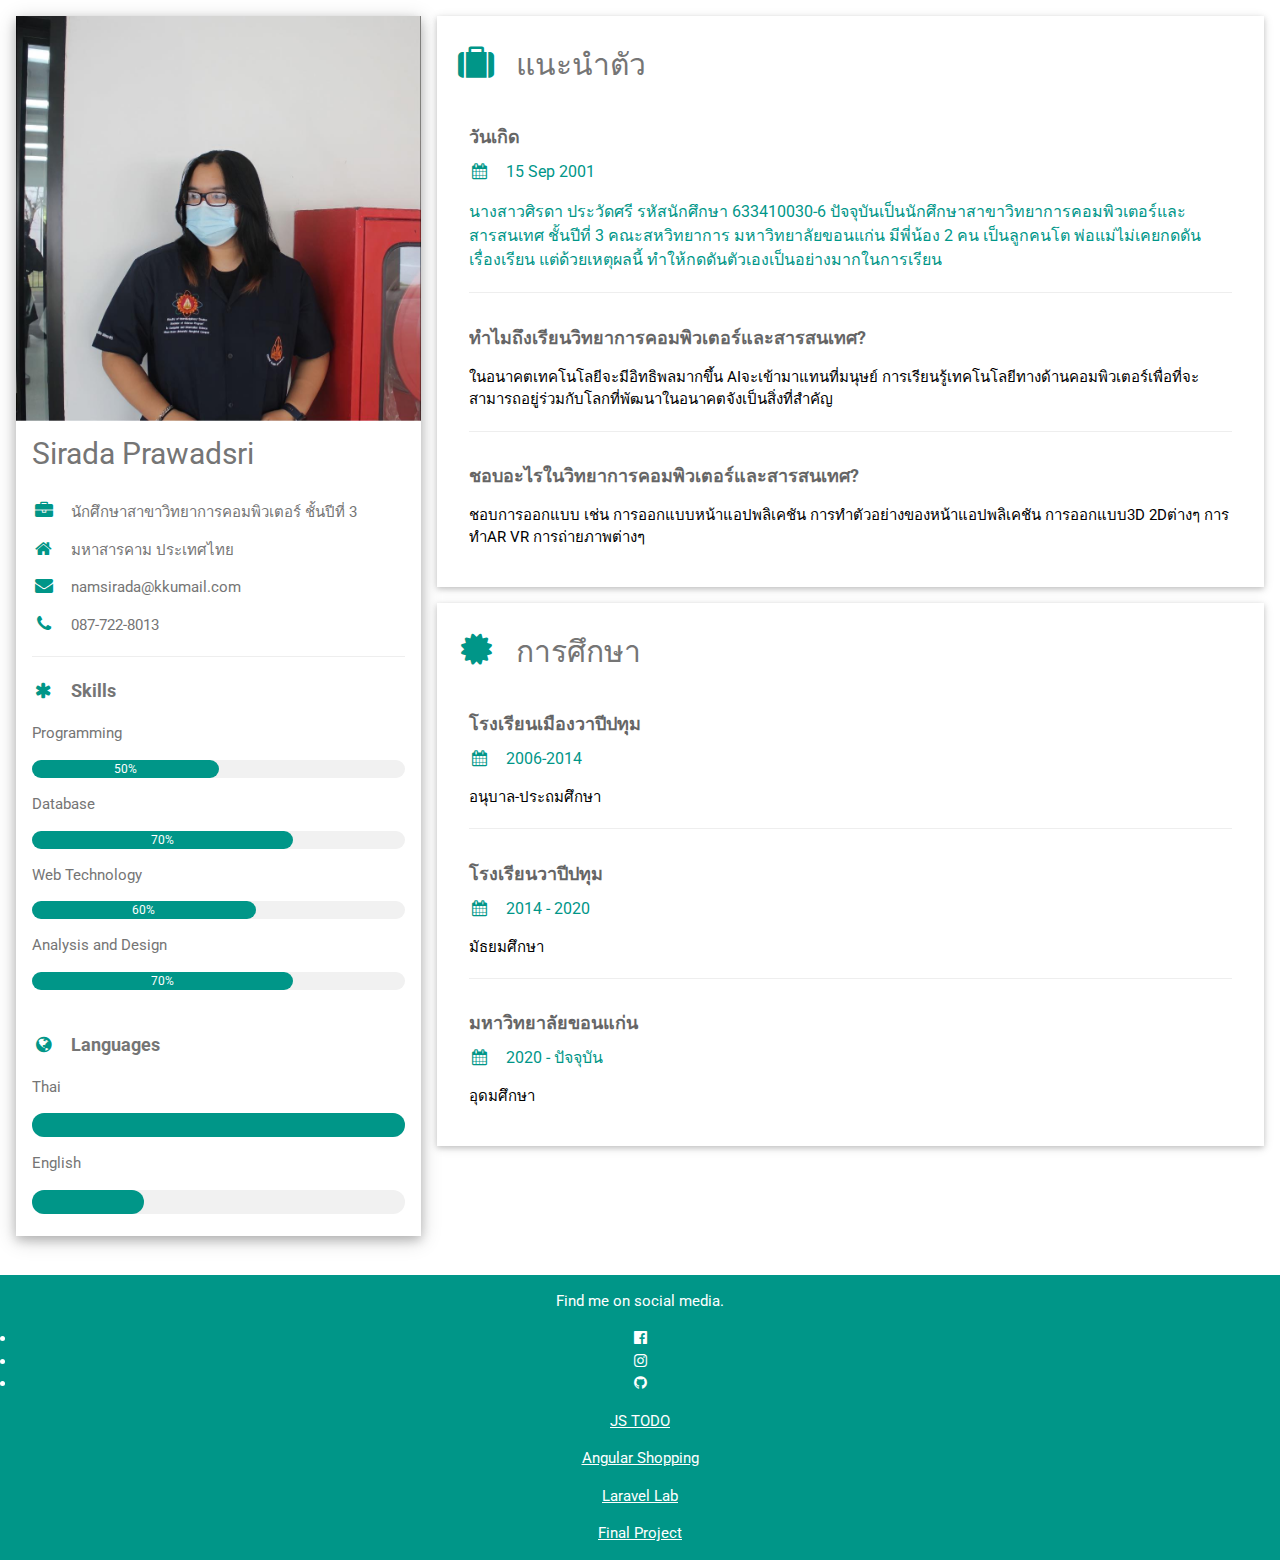
<file: index.html>
<!DOCTYPE html>
<html>
<head>
<title>PROFILE NAM</title>
<meta charset="UTF-8">
<meta name="viewport" content="width=device-width, initial-scale=1">
<link rel="stylesheet" href="https://www.w3schools.com/w3css/4/w3.css">
<link rel='stylesheet' href='https://fonts.googleapis.com/css?family=Roboto'>
<link rel="stylesheet" href="https://cdnjs.cloudflare.com/ajax/libs/font-awesome/4.7.0/css/font-awesome.min.css">
<style>
html,body,h1,h2,h3,h4,h5,h6 {font-family: "Roboto", sans-serif}
</style>
</head>
<body class="w3-light-black">

<!-- Page Container -->
<div class="w3-content w3-margin-top" style="max-width:1400px;">

  <!-- The Grid -->
  <div class="w3-row-padding">
  
    <!-- Left Column -->
    <div class="w3-third">
    
      <div class="w3-white w3-text-grey w3-card-4">
        <div class="w3-display-container">
          <img src="nam.jpg.jpg" style="width:100%" alt="Avatar">
          <div class="w3-display-bottom w3-container w3-text-bule">
                           <h2>Sirada Prawadsri</h2>
          </div>
        </div>
        <div class="w3-container">
          <p><i class="fa fa-briefcase fa-fw w3-margin-right w3-large w3-text-teal"></i>นักศึกษาสาขาวิทยาการคอมพิวเตอร์ ชั้นปีที่ 3</p>
          <p><i class="fa fa-home fa-fw w3-margin-right w3-large w3-text-teal"></i>มหาสารคาม ประเทศไทย</p>
          <p><i class="fa fa-envelope fa-fw w3-margin-right w3-large w3-text-teal"></i>namsirada@kkumail.com</p>
          <p><i class="fa fa-phone fa-fw w3-margin-right w3-large w3-text-teal"></i>087-722-8013</p>
          <hr>

          <p class="w3-large"><b><i class="fa fa-asterisk fa-fw w3-margin-right w3-text-teal"></i>Skills</b></p>
          <p>Programming</p>
          <div class="w3-light-grey w3-round-xlarge w3-small">
            <div class="w3-container w3-center w3-round-xlarge w3-teal" style="width:50%">50%</div>
          </div>
          <p>Database</p>
          <div class="w3-light-grey w3-round-xlarge w3-small">
            <div class="w3-container w3-center w3-round-xlarge w3-teal" style="width:70%">
              <div class="w3-center w3-text-white">70%</div>
            </div>
          </div>
          <p>Web Technology</p>
          <div class="w3-light-grey w3-round-xlarge w3-small">
            <div class="w3-container w3-center w3-round-xlarge w3-teal" style="width:60%">60%</div>
          </div>
          <p>Analysis and Design</p>
          <div class="w3-light-grey w3-round-xlarge w3-small">
            <div class="w3-container w3-center w3-round-xlarge w3-teal" style="width:70%">70%</div>
          </div>
          <br>

          <p class="w3-large w3-text-theme"><b><i class="fa fa-globe fa-fw w3-margin-right w3-text-teal"></i>Languages</b></p>
          <p>Thai</p>
          <div class="w3-light-grey w3-round-xlarge">
            <div class="w3-round-xlarge w3-teal" style="height:24px;width:100%"></div>
          </div>
          <p>English</p>
          <div class="w3-light-grey w3-round-xlarge">
            <div class="w3-round-xlarge w3-teal" style="height:24px;width:30%"></div>
          </div>
          <br>
        </div>
      </div><br>

    <!-- End Left Column -->
    </div>

    <!-- Right Column -->
    <div class="w3-twothird">
    
      <div class="w3-container w3-card w3-white w3-margin-bottom">
        <h2 class="w3-text-grey w3-padding-16"><i class="fa fa-suitcase fa-fw w3-margin-right w3-xxlarge w3-text-teal"></i>แนะนำตัว</h2>
        <div class="w3-container">
          <h5 class="w3-opacity"><b>วันเกิด</b></h5>
          <h6 class="w3-text-teal"><i class="fa fa-calendar fa-fw w3-margin-right"></i>15 Sep 2001
          <p>นางสาวศิรดา ประวัดศรี รหัสนักศึกษา 633410030-6 ปัจจุบันเป็นนักศึกษาสาขาวิทยาการคอมพิวเตอร์และสารสนเทศ ชั้นปีที่ 3 คณะสหวิทยาการ มหาวิทยาลัยขอนแก่น มีพี่น้อง 2 คน เป็นลูกคนโต พ่อแม่ไม่เคยกดดันเรื่องเรียน แต่ด้วยเหตุผลนี้ ทำให้กดดันตัวเองเป็นอย่างมากในการเรียน</p>
          <hr>
        </div>
        <div class="w3-container">
          <h5 class="w3-opacity"><b>ทำไมถึงเรียนวิทยาการคอมพิวเตอร์และสารสนเทศ?</b></h5>
          <p>ในอนาคตเทคโนโลยีจะมีอิทธิพลมากขึ้น AIจะเข้ามาแทนที่มนุษย์ การเรียนรู้เทคโนโลยีทางด้านคอมพิวเตอร์เพื่อที่จะสามารถอยู่ร่วมกับโลกที่พัฒนาในอนาคตจังเป็นสิ่งที่สำคัญ</p>
          <hr>
        </div>
        <div class="w3-container">
          <h5 class="w3-opacity"><b>ชอบอะไรในวิทยาการคอมพิวเตอร์และสารสนเทศ?</b></h5>
          <p>ชอบการออกแบบ เช่น การออกแบบหน้าแอปพลิเคชัน การทำตัวอย่างของหน้าแอปพลิเคชัน การออกแบบ3D 2Dต่างๆ การทำAR VR การถ่ายภาพต่างๆ</p><br>
        </div>
      </div>

      <div class="w3-container w3-card w3-white">
        <h2 class="w3-text-grey w3-padding-16"><i class="fa fa-certificate fa-fw w3-margin-right w3-xxlarge w3-text-teal"></i>การศึกษา</h2>
        <div class="w3-container">
          <h5 class="w3-opacity"><b>โรงเรียนเมืองวาปีปทุม</b></h5>
          <h6 class="w3-text-teal"><i class="fa fa-calendar fa-fw w3-margin-right"></i>2006-2014</h6>
          <p>อนุบาล-ประถมศึกษา</p>
          <hr>
        </div>
        <div class="w3-container">
          <h5 class="w3-opacity"><b>โรงเรียนวาปีปทุม</b></h5>
          <h6 class="w3-text-teal"><i class="fa fa-calendar fa-fw w3-margin-right"></i>2014 - 2020</h6>
          <p>มัธยมศึกษา</p>
          <hr>
        </div>
        <div class="w3-container">
          <h5 class="w3-opacity"><b>มหาวิทยาลัยขอนแก่น</b></h5>
          <h6 class="w3-text-teal"><i class="fa fa-calendar fa-fw w3-margin-right"></i>2020 - ปัจจุบัน</h6>
          <p>อุดมศึกษา</p><br>
        </div>
      </div>

    <!-- End Right Column -->
    </div>
    
  <!-- End Grid -->
  </div>
  
  <!-- End Page Container -->
</div>

<footer class="w3-container w3-teal w3-center w3-margin-top">
  <p>Find me on social media.</p>
  <li><a href="https://www.facebook.com/namm.siradaa/" target="_blank"> <i class="fa fa-facebook-official w3-hover-opacity"></i>
  <li><a href="https://instagram.com/nam.sirada?igshid=YmMyMTA2M2Y=" target="_blank"> <i class="fa fa-instagram w3-hover-opacity"></i>
  <li><a href="https://github.com/Namsirada" target="_blank"> <i cl<i class="fa fa-github w3-hover-opacity"></i>
  <p><a href="https://github.com/Namsirada/Namsirada.github.io/tree/main/ToDo" target="_blank">JS TODO</a></p>
  <p><a href="https://github.com/Namsirada/Angular-shopping-cart" target="_blank">Angular Shopping</a></p>
  <p><a href="https://github.com/Namsirada/web_test" target="_blank">Laravel Lab</a></p>
  <p><a href="https://github.com/Namsirada/project" target="_blank">Final Project</a></p>
</footer>

</body>
</html>
</file>
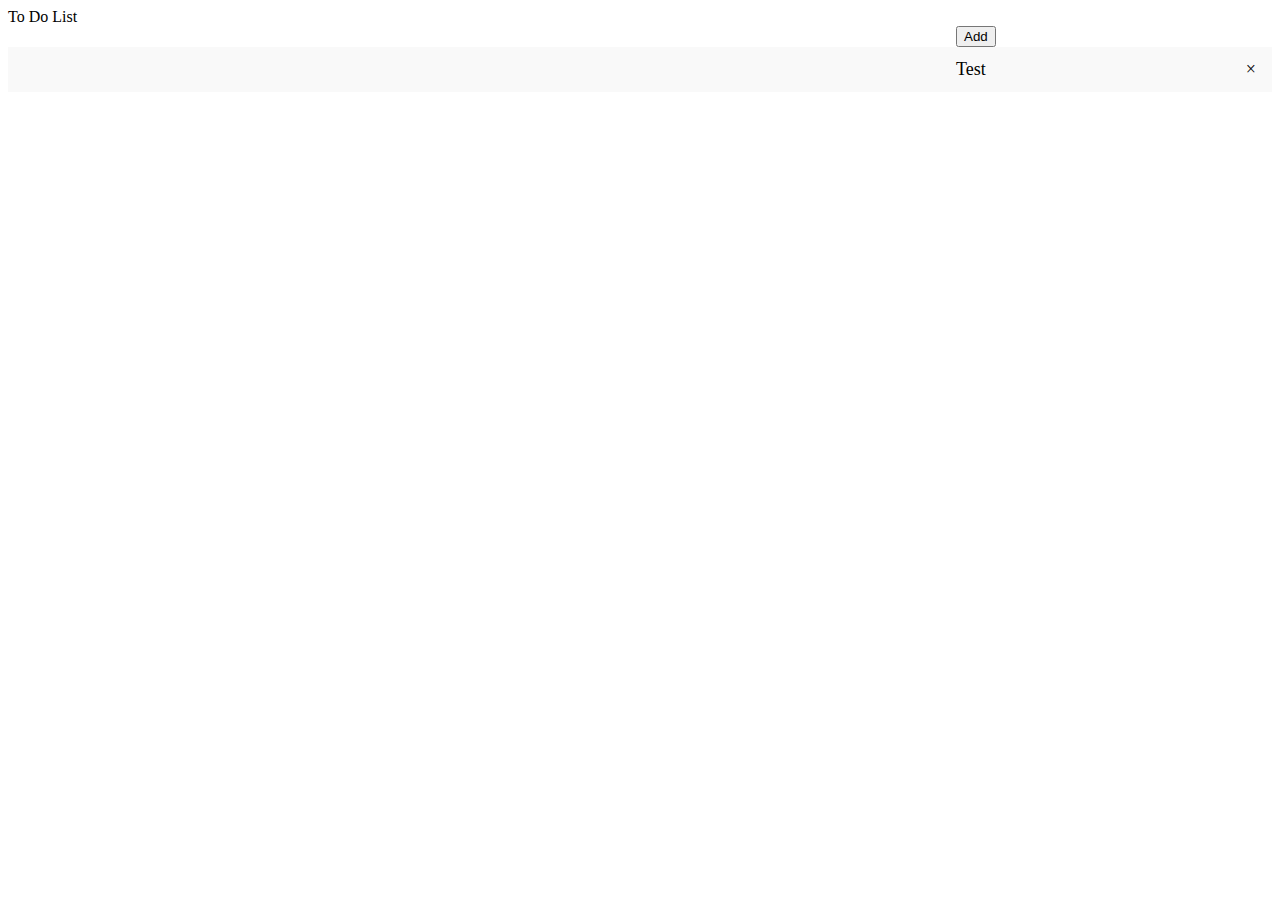
<file: ToDo/index.html>
<!DOCTYPE html>
<html lang="en">
<head>
    <meta charset="UTF-8">
    <meta http-equiv="X-UA-Compatible" content="IE=edge">
    <meta name="viewport" content="width=device-width, initial-scale=1.0">
    <title>Namsirada To Do List</title>
    <!-- CSS only -->
    <link href="https://cdn.jsdelivr.net/npm/bootstrap@5.2.0/dist/css/bootstrap.min.css" rel="stylesheet" integrity="sha384-gH2yIJqKdNHPEq0n4Mqa/HGKIhSkIHeL5AyhkYV8i59U5AR6csBvApHHNl/vI1Bx" crossorigin="anonymous">
    <link rel="stylesheet" href="index.css">
</head>
<body>
    <div class="container">
        <div class="display-2">To Do List</div>
        <div class="input-group mb-3">
            <input type="text" class="form-control" id="ToDoText">
            <button class="btn btn-outline-primary" onclick="addToDoList()" type="button" id="addBtn">Add</button>
        </div>
        <ul id="ToDoList">
            <li>Test</li>
        </ul>
    </div>
    <!-- JavaScript Bundle with Popper -->
    <script src="https://cdn.jsdelivr.net/npm/bootstrap@5.2.0/dist/js/bootstrap.bundle.min.js" integrity="sha384-A3rJD856KowSb7dwlZdYEkO39Gagi7vIsF0jrRAoQmDKKtQBHUuLZ9AsSv4jD4Xa" crossorigin="anonymous"></script>
    <script src="indexdom.js"></script>
</body>
</html>
</file>
<file: ToDo/index.css>
/* Include the padding and border in an element's total width and height */
* {
    box-sizing: border-box;
  }
  
  /* Remove margins and padding from the list */
  ul {
    margin: 0;
    padding: 0;
  }
  
  /* Style the list items */
  ul li {
    cursor: pointer;
    position: relative;
    padding: 12px 8px 12px 40px;
    background: #eee;
    font-size: 18px;
    transition: 0.1s;
    list-style-type: none;
  
    /* make the list items unselectable */
    -webkit-user-select: none;
    -moz-user-select: none;
    -ms-user-select: none;
    user-select: none;
  }
  
  /* Set all odd list items to a different color (zebra-stripes) */
  ul li:nth-child(odd) {
    background: #f9f9f9;
  }
  
  /* Darker background-color on hover */
  ul li:hover {
    background: #ddd;
  }
  
  /* When clicked on, add a background color and strike out text */
  ul li.checked {
    background: #888;
    color: #fff;
    text-decoration: line-through;
  }
  
  /* Add a "checked" mark when clicked on */
  ul li.checked::before {
    content: '';
    position: absolute;
    border-color: #fff;
    border-style: solid;
    border-width: 0 2px 2px 0;
    top: 10px;
    left: 16px;
    transform: rotate(45deg);
    height: 15px;
    width: 7px;
  }
  
  /* Style the close button */
  .close {
    position: absolute;
    right: 0;
    top: 0;
    padding: 12px 16px 12px 16px;
  }
  
  .close:hover {
    background-color: #f44336;
    color: white;
  }

  /* Style the input */
  input {
    margin: 0;
    border: none;
    border-radius: 0;
    width: 75%;
    padding: 10px;
    float: left;
    font-size: 16px;
  }
</file>
